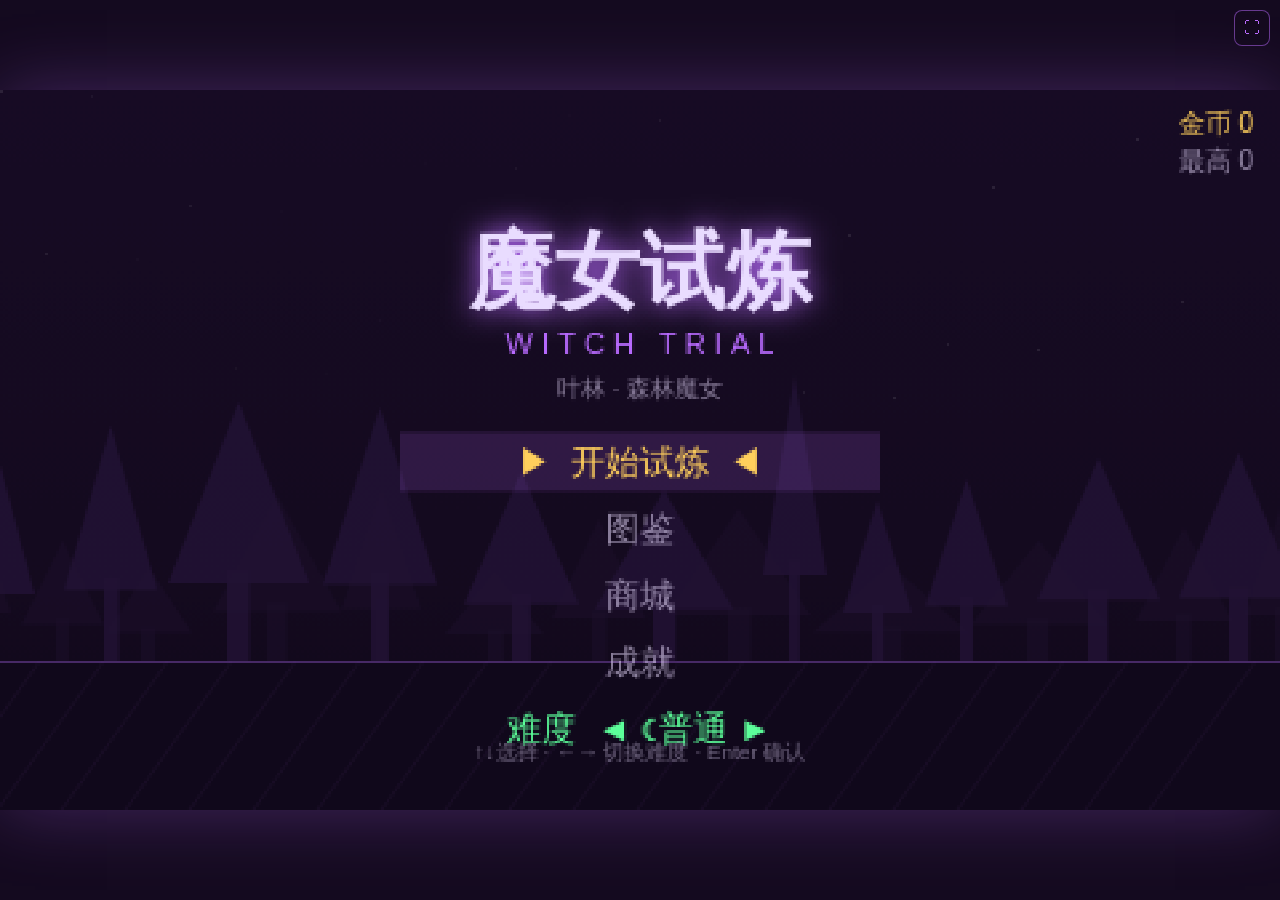
<file: index.html>
<!DOCTYPE html>
<html lang="zh-CN">
<head>
  <meta charset="UTF-8" />
  <meta http-equiv="Cache-Control" content="no-cache, no-store, must-revalidate" />
  <meta http-equiv="Pragma" content="no-cache" />
  <meta http-equiv="Expires" content="0" />
  <meta name="viewport" content="width=device-width, initial-scale=1.0, maximum-scale=1.0, user-scalable=no, viewport-fit=cover" />
  <meta name="mobile-web-app-capable" content="yes" />
  <meta name="apple-mobile-web-app-capable" content="yes" />
  <title>魔女试炼 / Witch Trial</title>
  <link rel="stylesheet" href="./css/style.css" />
</head>
<body>
  <div id="stage">
    <canvas id="game"></canvas>
    <div id="hint">电脑: ↑↓ 切轨 / Enter · 手机: 上滑切上轨 / 下滑切下轨（全屏任意位置）· 菜单商城可直接点</div>
  </div>
  <div id="fsBtn" title="全屏">⛶</div>
  <script>
    // 全屏支持：点击按钮进入/退出全屏（移动端横屏全屏体验）
    (function () {
      const btn = document.getElementById("fsBtn");
      function isFs() { return document.fullscreenElement || document.webkitFullscreenElement; }
      function toggleFs() {
        const el = document.documentElement;
        if (!isFs()) {
          const req = el.requestFullscreen || el.webkitRequestFullscreen;
          if (req) req.call(el);
          // 尝试锁定为横屏（部分移动端支持）
          if (screen.orientation && screen.orientation.lock) {
            screen.orientation.lock("landscape").catch(() => {});
          }
        } else {
          const exit = document.exitFullscreen || document.webkitExitFullscreen;
          if (exit) exit.call(document);
        }
      }
      btn.addEventListener("click", toggleFs);
      document.addEventListener("fullscreenchange", () => {
        btn.textContent = isFs() ? "🗕" : "⛶";
      });
    })();
  </script>
  <script type="module" src="./src/main.js?v=20260811e"></script>
</body>
</html>
</file>
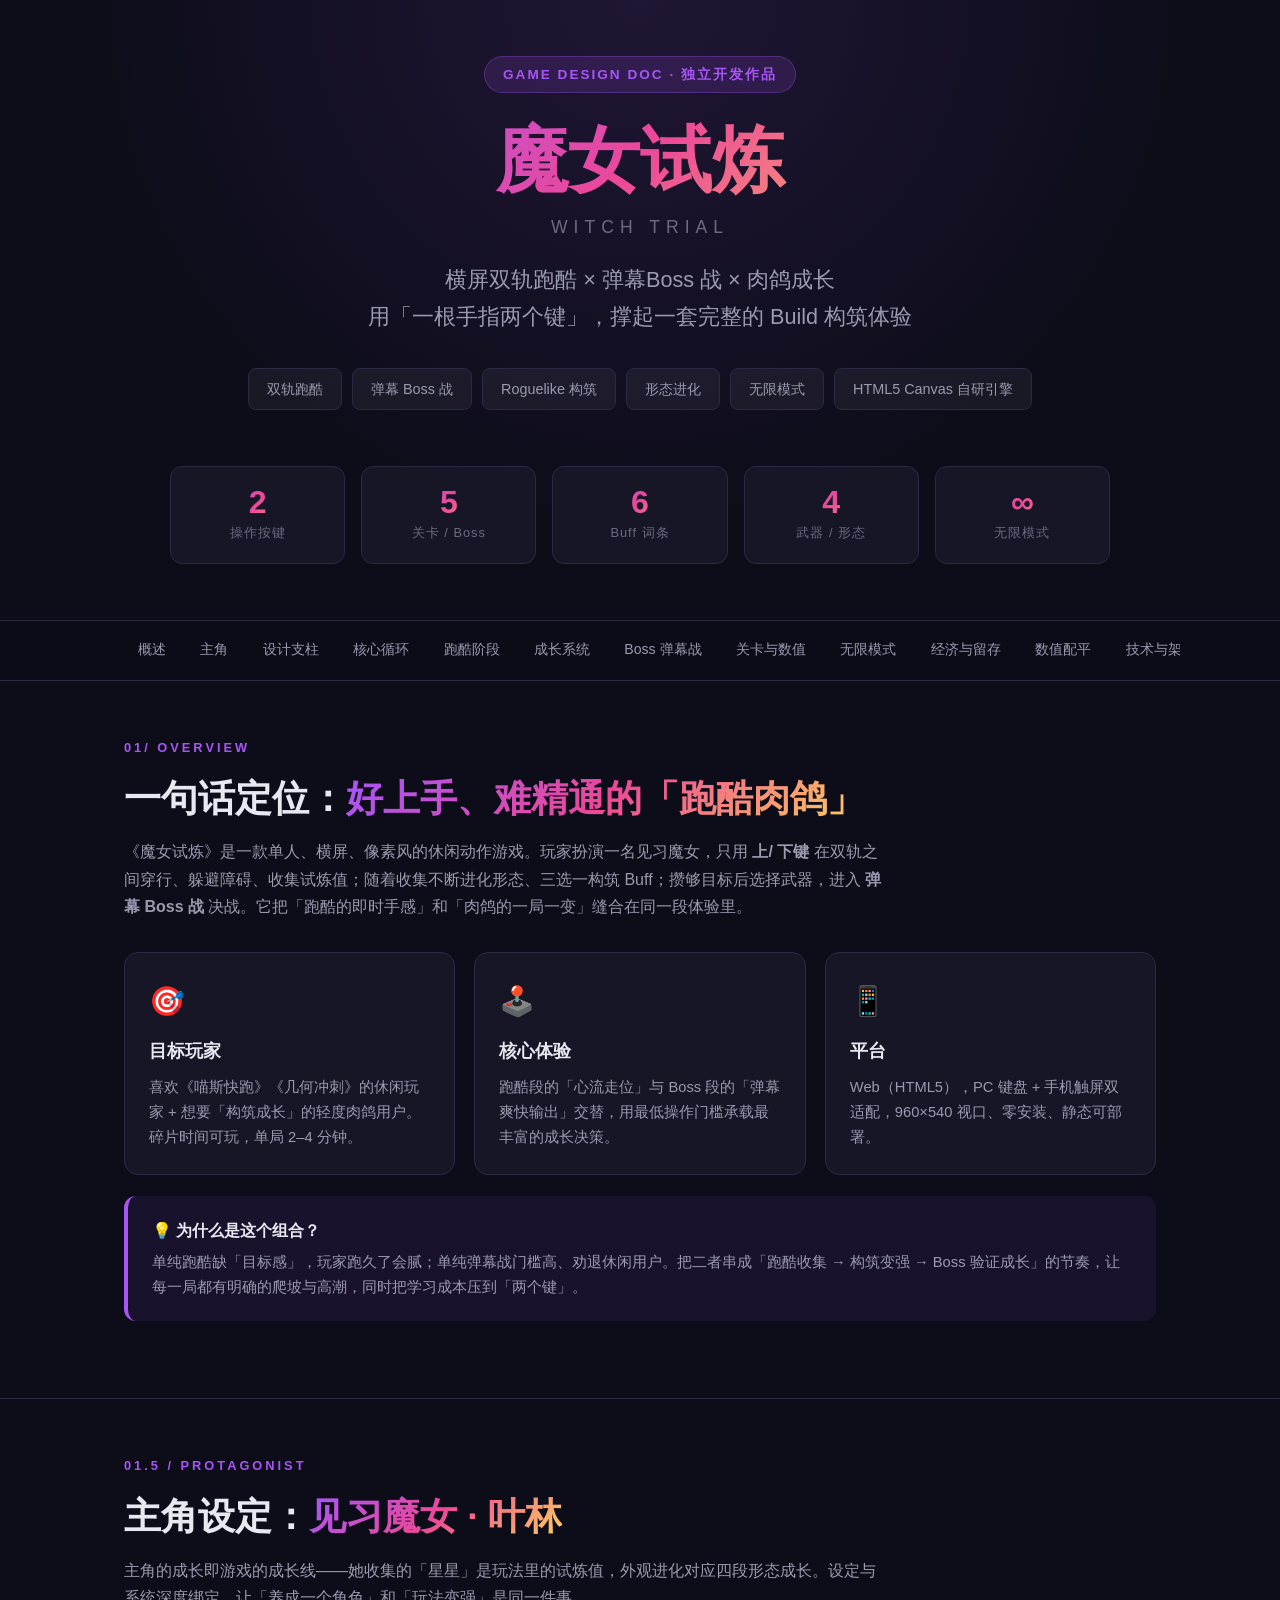
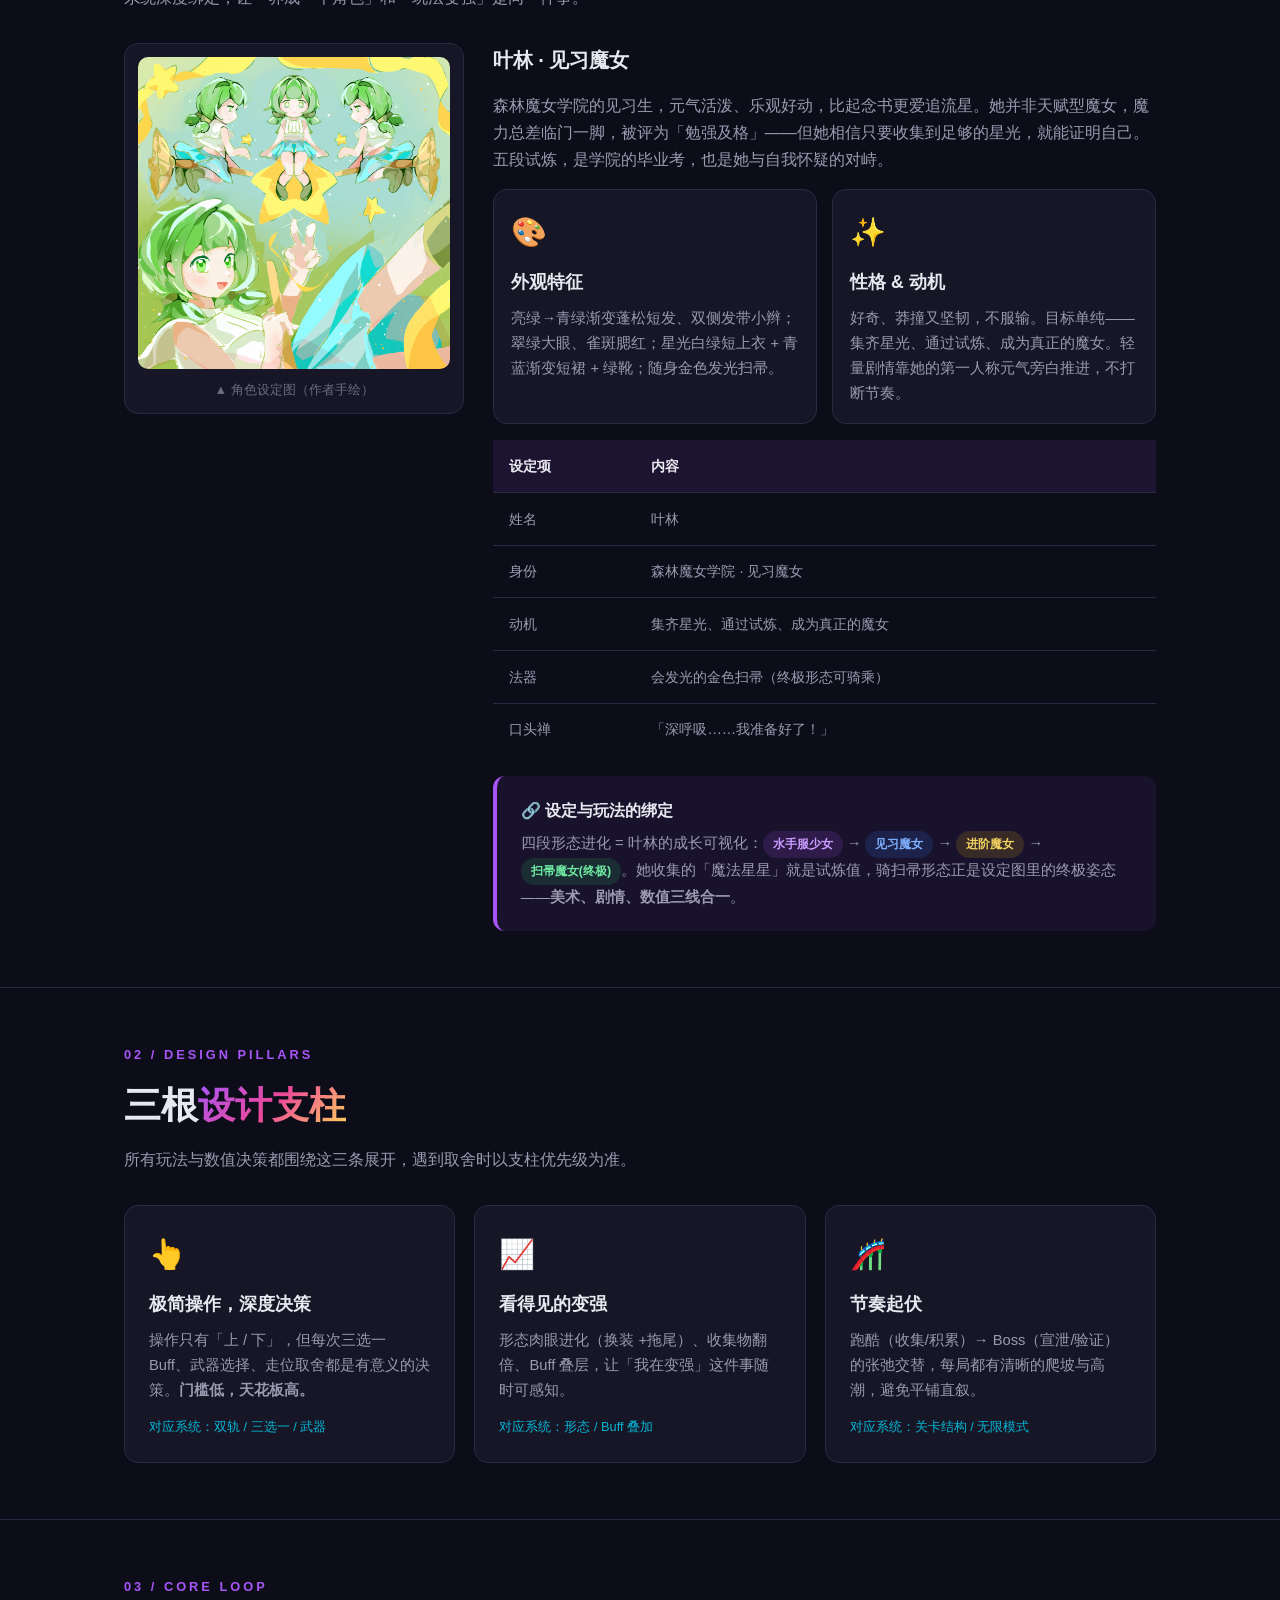
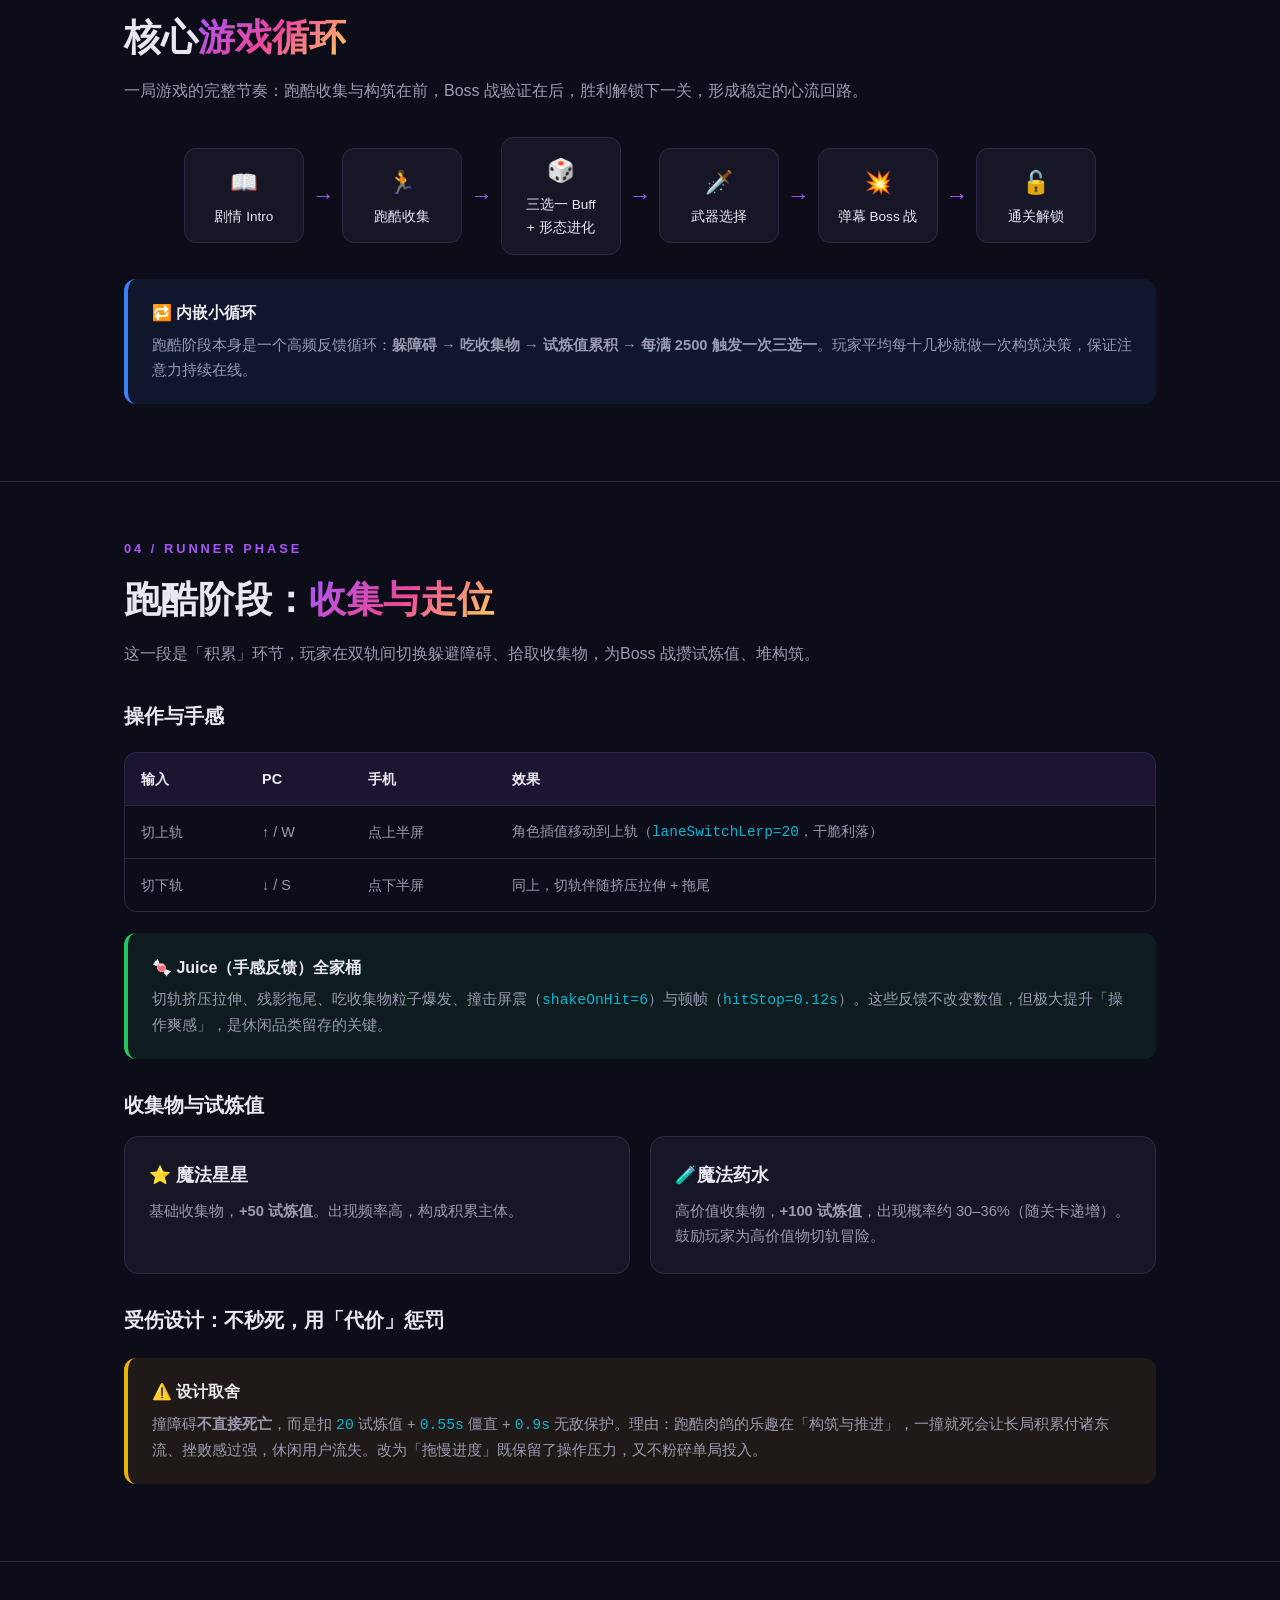
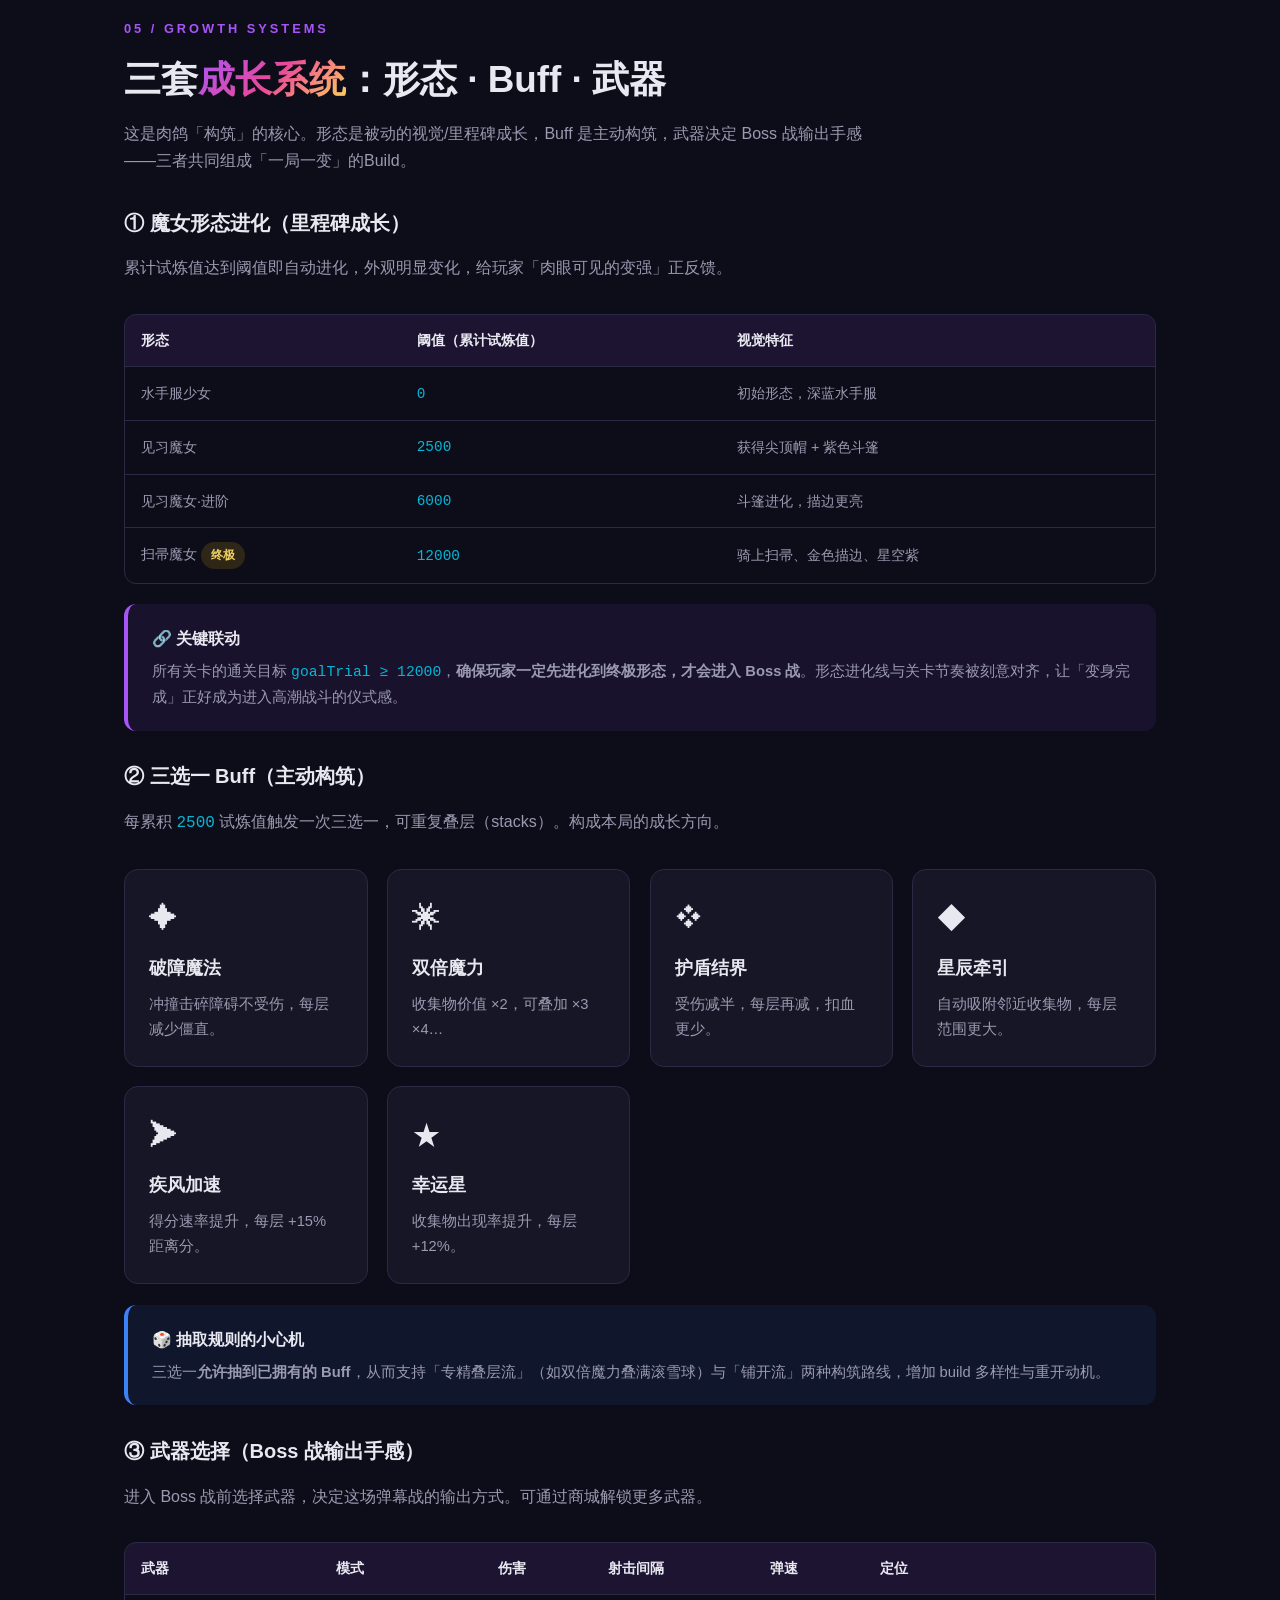
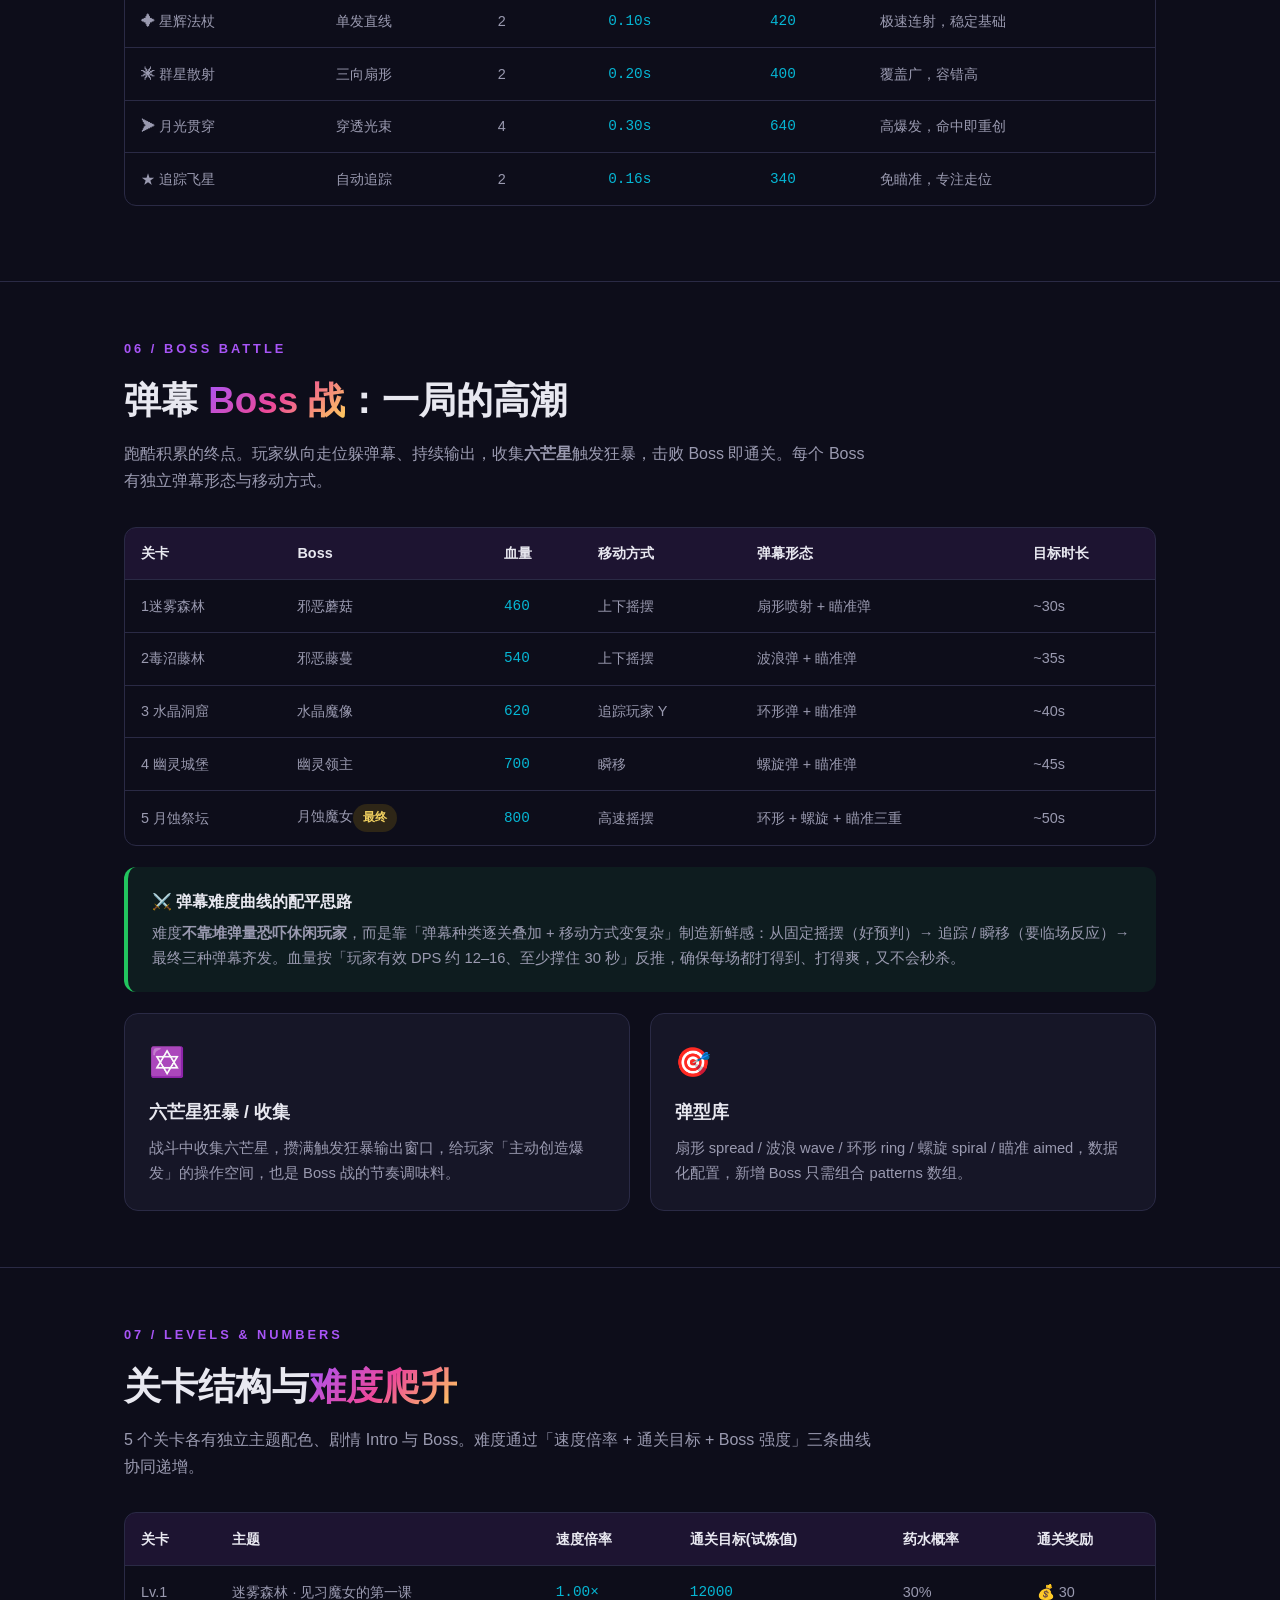
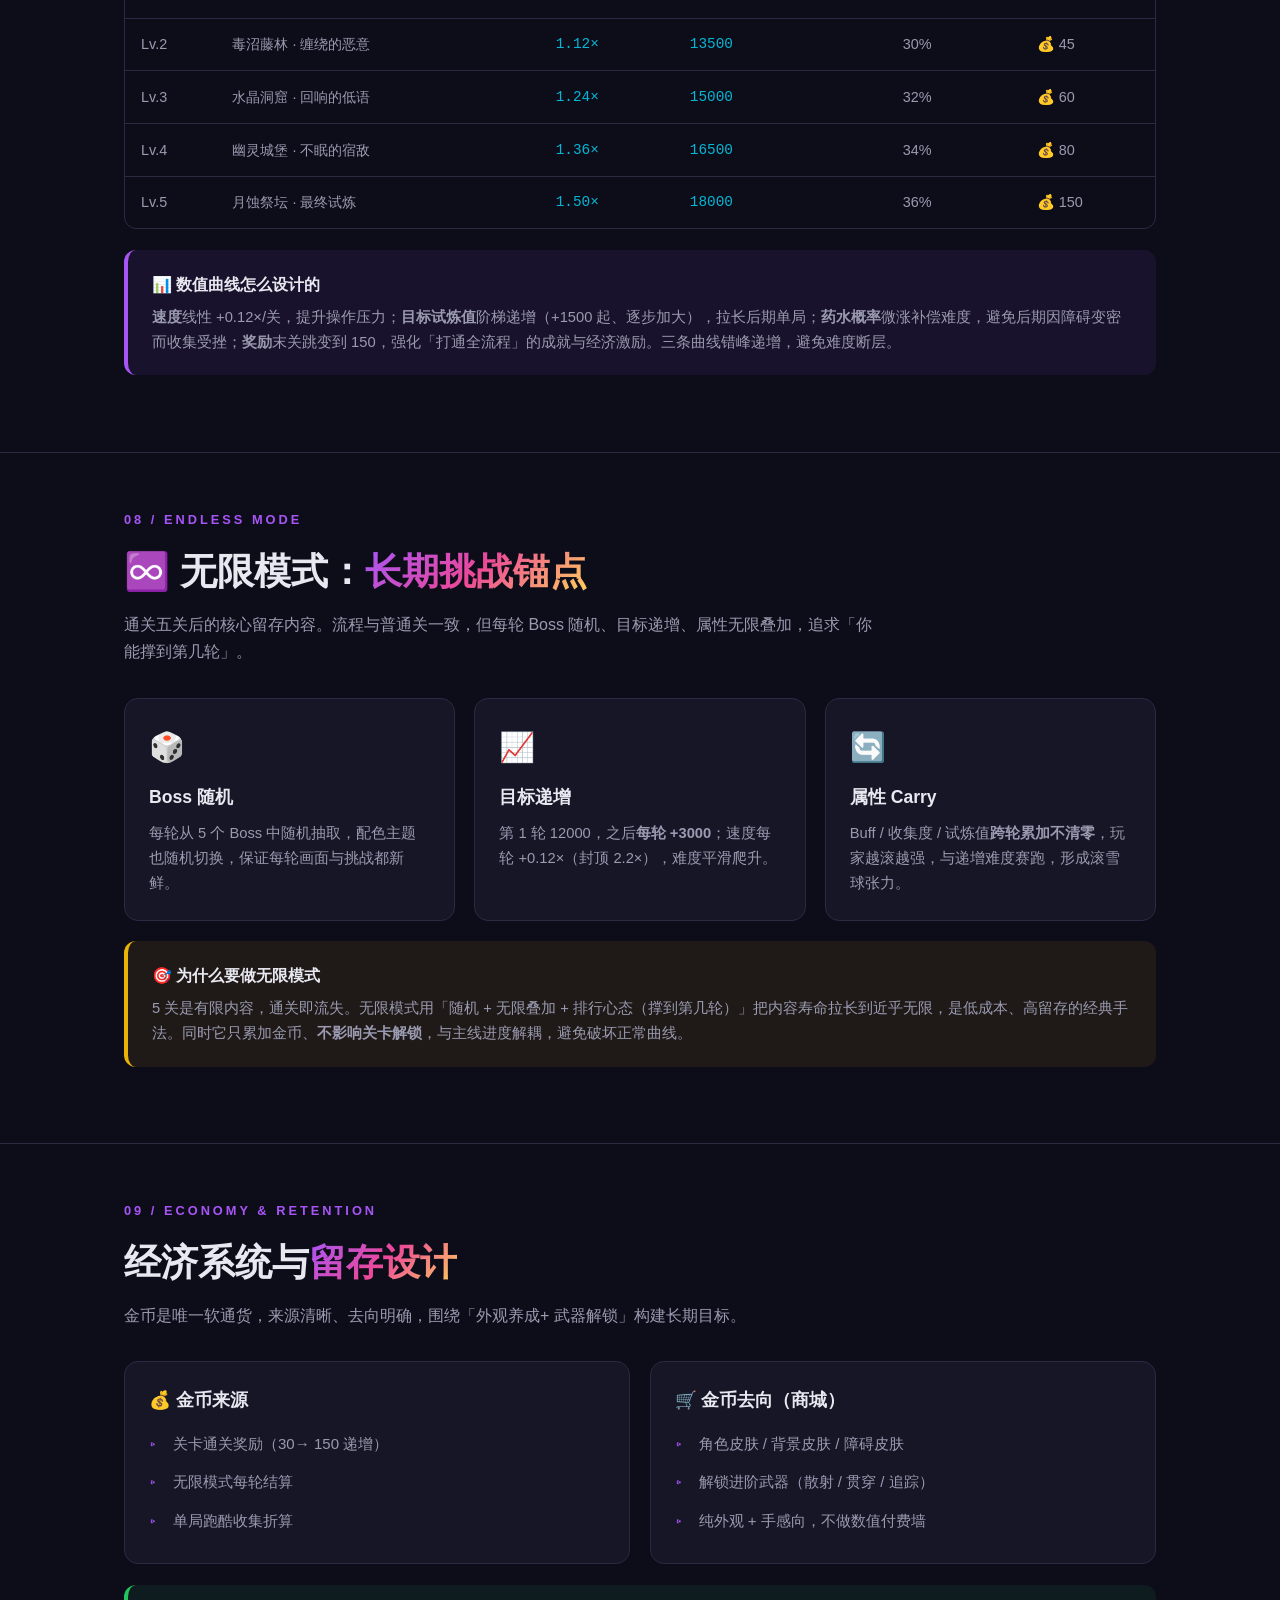
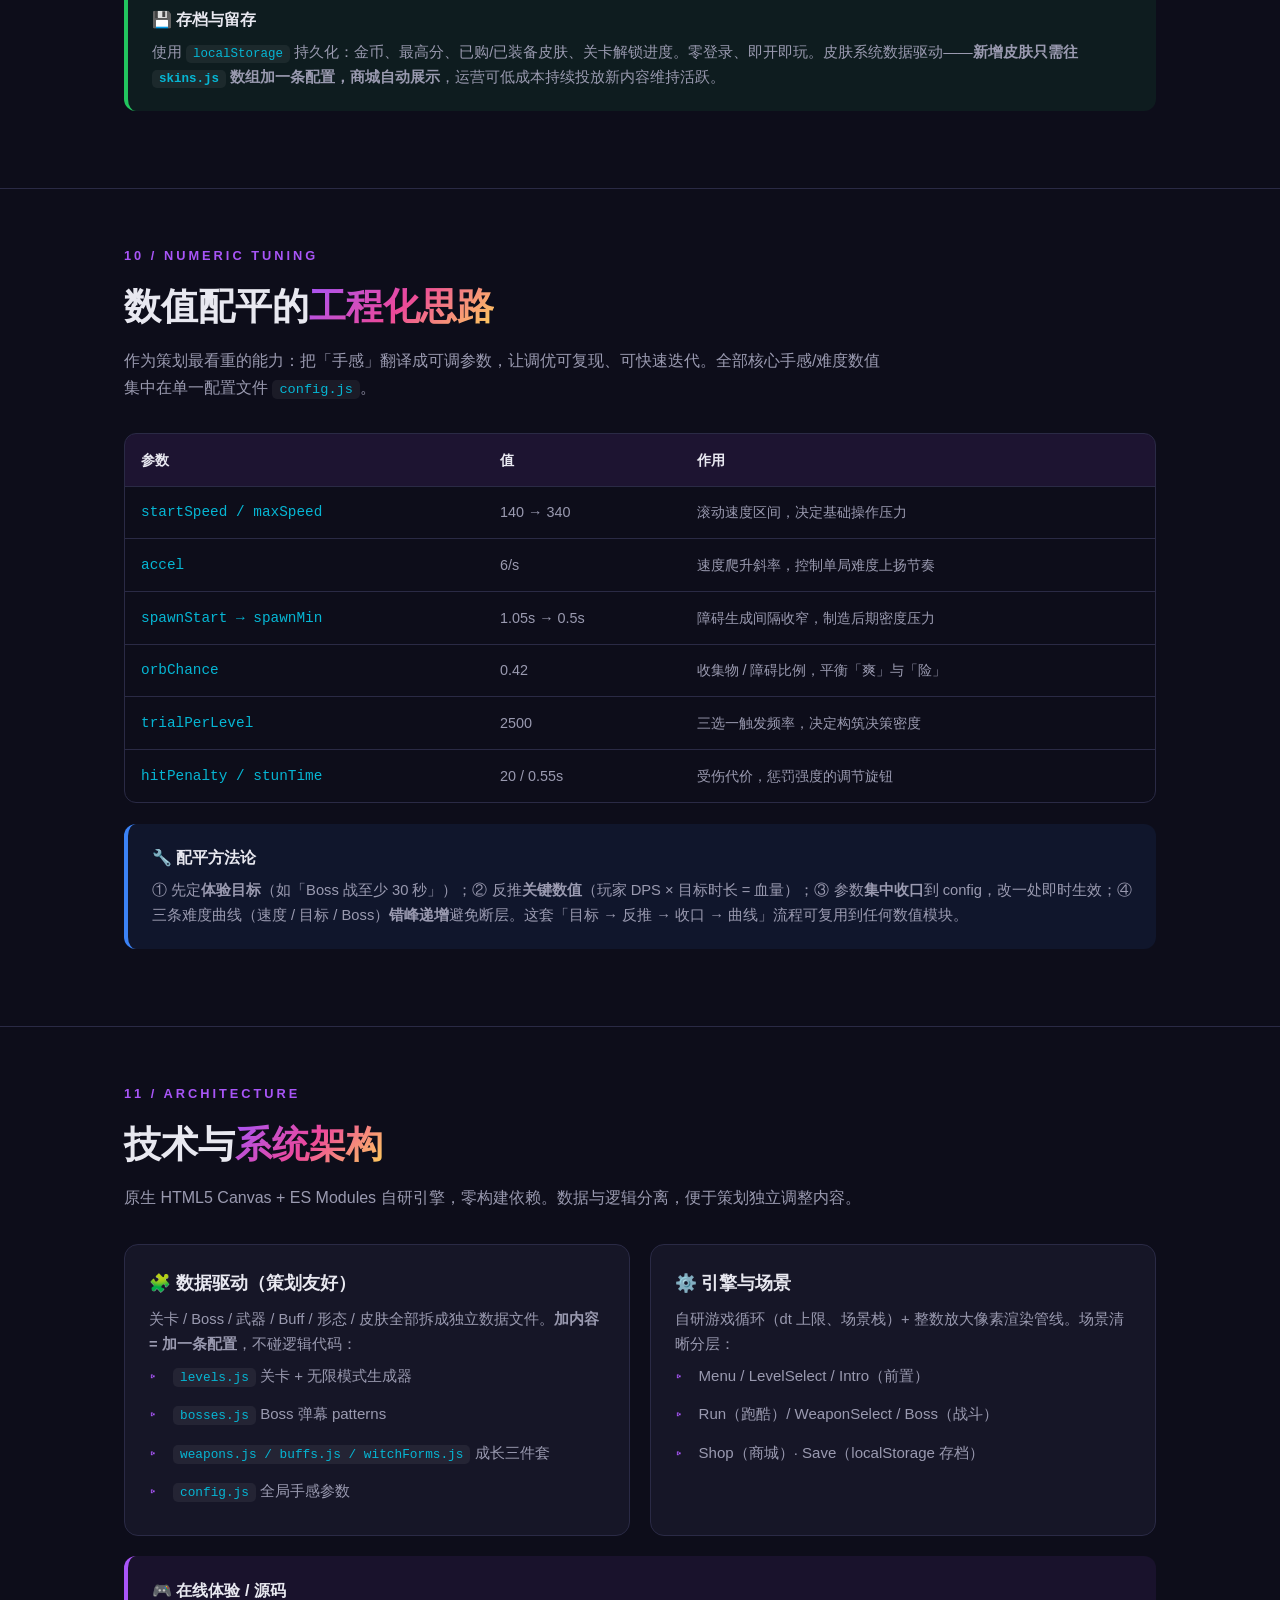
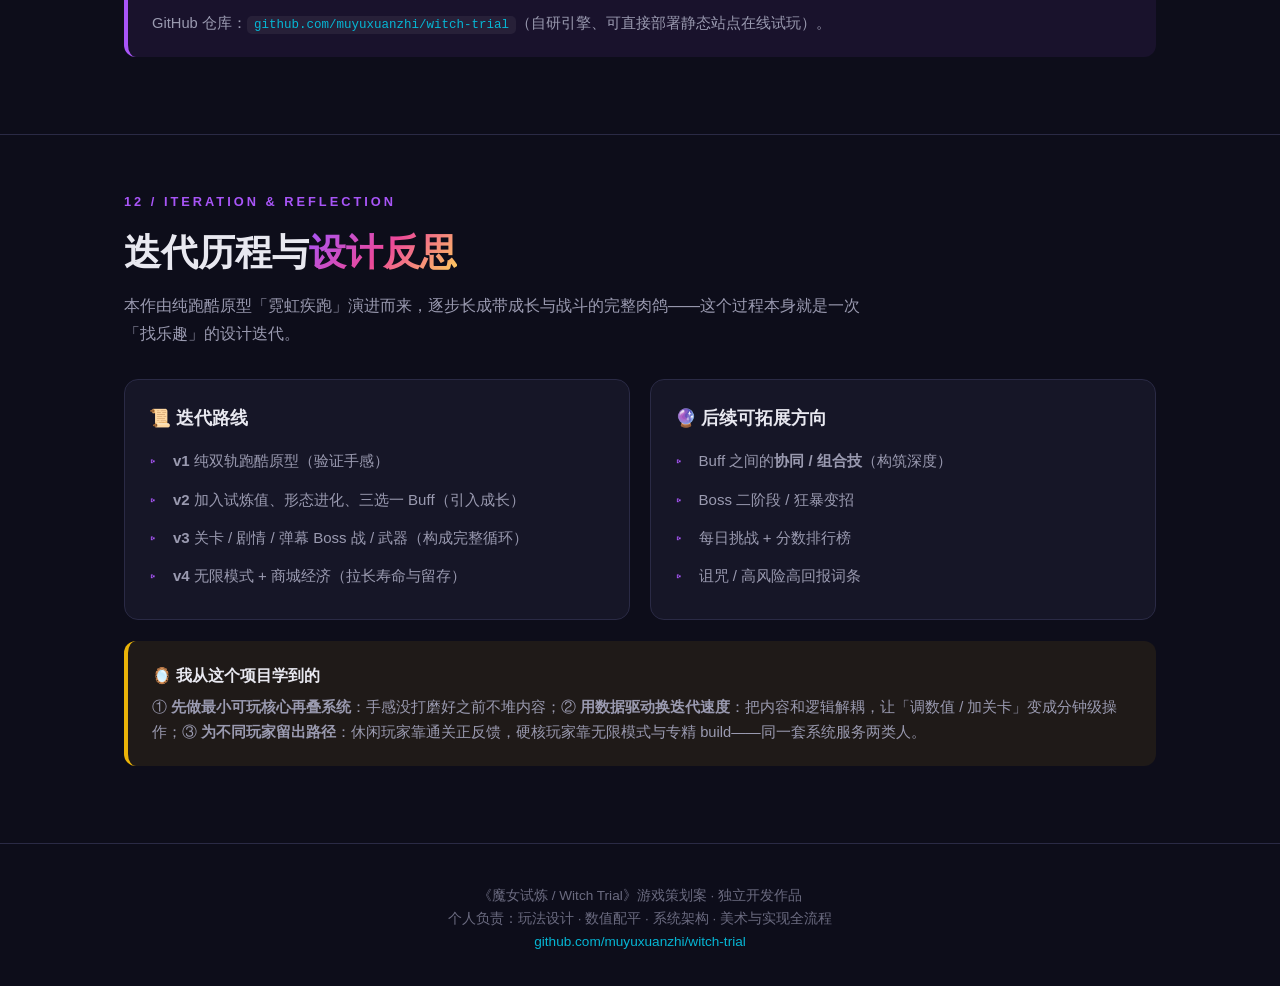
<file: GAME_DESIGN_DOC.html>
<!DOCTYPE html>
<html lang="zh-CN">
<head>
  <meta charset="UTF-8">
  <meta name="viewport" content="width=device-width, initial-scale=1.0">
  <title>魔女试炼 Witch Trial · 游戏策划案</title>
  <style>
    :root {
      --bg-dark: #0d0d1a;
      --bg-card: #161627;
      --bg-card-hover: #1c1c35;
      --accent-purple: #a855f7;
      --accent-pink: #ec4899;
      --accent-blue: #3b82f6;
      --accent-green: #22c55e;
      --accent-yellow: #eab308;
      --accent-red: #ef4444;
      --accent-orange: #f97316;
      --accent-cyan: #06b6d4;
      --text-primary: #e8e8f0;
      --text-secondary: #9a9ab0;
      --text-muted: #6b6b80;
      --border-color: #2a2a45;
      --gradient-witch: linear-gradient(135deg, #a855f7, #ec4899, #ffcf5c);
      --gradient-run: linear-gradient(135deg, #3b82f6, #06b6d4, #22c55e);
    }
    * { margin: 0; padding: 0; box-sizing: border-box; }
    body {
      font-family: -apple-system, BlinkMacSystemFont, 'Segoe UI', 'PingFang SC', 'Hiragino Sans GB', 'Microsoft YaHei', sans-serif;
      background: var(--bg-dark);
      color: var(--text-primary);
      line-height: 1.7;
      overflow-x: hidden;
    }
    ::-webkit-scrollbar { width: 6px; }
    ::-webkit-scrollbar-track { background: var(--bg-dark); }
    ::-webkit-scrollbar-thumb { background: #3a3a55; border-radius: 3px; }
    ::-webkit-scrollbar-thumb:hover { background: var(--accent-purple); }

    /* ===== Hero ===== */
    .hero {
      position: relative;
      display: flex;
      flex-direction: column;
      align-items: center;
      text-align: center;
      padding: 3.5rem 2rem 2.5rem;
      border-bottom: 1px solid var(--border-color);
      background: radial-gradient(ellipse at top, rgba(168,85,247,0.12), transparent 60%);
    }
    .hero-content { position: relative; z-index: 1; max-width: 940px; }
    .hero-badge {
      display: inline-block;
      background: rgba(168,85,247,0.15);
      border: 1px solid rgba(168,85,247,0.3);
      color: var(--accent-purple);
      padding: 6px 18px;
      border-radius: 50px;
      font-size: 0.85rem;
      font-weight: 600;
      letter-spacing: 2px;
      text-transform: uppercase;
      margin-bottom: 1.5rem;
    }
    .hero h1 {
      font-size: clamp(2.5rem, 6vw, 4.5rem);
      font-weight: 900;
      background: var(--gradient-witch);
      -webkit-background-clip: text;
      -webkit-text-fill-color: transparent;
      background-clip: text;
      margin-bottom: 0.6rem;
      line-height: 1.2;
    }
    .hero-en { font-size: 1.1rem; letter-spacing: 6px; color: var(--text-muted); margin-bottom: 1.2rem; text-transform: uppercase; }
    .hero-tagline {
      font-size: clamp(1rem, 2.5vw, 1.35rem);
      color: var(--text-secondary);
      margin-bottom: 2rem;
      font-weight: 300;
    }
    .hero-keywords {
      display: flex; flex-wrap: wrap; gap: 10px; justify-content: center; margin-bottom: 2.5rem;
    }
    .keyword-tag {
      background: rgba(255,255,255,0.05);
      border: 1px solid var(--border-color);
      padding: 8px 18px; border-radius: 8px;
      font-size: 0.9rem; color: var(--text-secondary); transition: all 0.3s;
    }
    .keyword-tag:hover { border-color: var(--accent-purple); color: var(--accent-purple); background: rgba(168,85,247,0.08); }
    .quick-stats {
      display: grid; grid-template-columns: repeat(auto-fit, minmax(130px, 1fr));
      gap: 1rem; margin: 1rem 0; width: 100%; max-width: 940px;
    }
    .quick-stat {
      background: var(--bg-card); border: 1px solid var(--border-color);
      border-radius: 12px; padding: 1.2rem; text-align: center;
    }
    .quick-stat .num { font-size: 2rem; font-weight: 900; line-height: 1; margin-bottom: 4px; background: var(--gradient-witch); -webkit-background-clip: text; -webkit-text-fill-color: transparent; }
    .quick-stat .label { font-size: 0.8rem; color: var(--text-muted); letter-spacing: 1px; }

    /* ===== Layout ===== */
    .container { max-width: 1080px; margin: 0 auto; padding: 0 1.5rem; }
    section { padding: 3.5rem 0; border-bottom: 1px solid var(--border-color); }
    .section-tag { color: var(--accent-purple); font-size: 0.8rem; font-weight: 700; letter-spacing: 3px; text-transform: uppercase; margin-bottom: 0.6rem; }
    h2 { font-size: clamp(1.6rem, 4vw, 2.3rem); font-weight: 800; margin-bottom: 0.5rem; }
    h2 .accent { background: var(--gradient-witch); -webkit-background-clip: text; -webkit-text-fill-color: transparent; }
    .section-desc { color: var(--text-secondary); margin-bottom: 2rem; max-width: 760px; }
    h3 { font-size: 1.25rem; font-weight: 700; margin: 1.8rem 0 0.9rem; color: var(--text-primary); }

    /* ===== Nav ===== */
    nav { position: sticky; top: 0; z-index: 100; background: rgba(13,13,26,0.9); backdrop-filter: blur(10px); border-bottom: 1px solid var(--border-color); }
    nav .container { display: flex; gap: 0.4rem; overflow-x: auto; padding: 0.7rem 1.5rem; }
    nav a { white-space: nowrap; color: var(--text-secondary); text-decoration: none; font-size: 0.88rem; padding: 6px 14px; border-radius: 8px; transition: all 0.2s; }
    nav a:hover { color: var(--text-primary); background: rgba(255,255,255,0.05); }

    /* ===== Cards ===== */
    .card-grid { display: grid; gap: 1.2rem; }
    .cols-2 { grid-template-columns: repeat(auto-fit, minmax(300px, 1fr)); }
    .cols-3 { grid-template-columns: repeat(auto-fit, minmax(220px, 1fr)); }
    .card {
      background: var(--bg-card); border: 1px solid var(--border-color);
      border-radius: 14px; padding: 1.5rem; transition: all 0.3s;
    }
    .card:hover { background: var(--bg-card-hover); border-color: var(--accent-purple); transform: translateY(-3px); }
    .card .icon { font-size: 1.8rem; margin-bottom: 0.7rem; }
    .card h4 { font-size: 1.1rem; margin-bottom: 0.5rem; }
    .card p { color: var(--text-secondary); font-size: 0.92rem; }
    .card .tag-line { margin-top: 0.8rem; font-size: 0.8rem; color: var(--accent-cyan); }

    /* ===== Info box ===== */
    .info-box { border-radius: 12px; padding: 1.3rem 1.5rem; margin: 1.3rem 0; border-left: 4px solid; }
    .info-box.purple { background: rgba(168,85,247,0.08); border-color: var(--accent-purple); }
    .info-box.blue   { background: rgba(59,130,246,0.08); border-color: var(--accent-blue); }
    .info-box.green  { background: rgba(34,197,94,0.08); border-color: var(--accent-green); }
    .info-box.yellow { background: rgba(234,179,8,0.08); border-color: var(--accent-yellow); }
    .info-box .box-title { font-weight: 700; margin-bottom: 0.4rem; display: flex; align-items: center; gap: 8px; }
    .info-box p { color: var(--text-secondary); font-size: 0.92rem; }

    /* ===== Table ===== */
    .table-wrap { overflow-x: auto; margin: 1.2rem 0; border-radius: 12px; border: 1px solid var(--border-color); }
    table { width: 100%; border-collapse: collapse; font-size: 0.9rem; min-width: 560px; }
    th, td { padding: 0.85rem 1rem; text-align: left; border-bottom: 1px solid var(--border-color); }
    th { background: rgba(168,85,247,0.1); color: var(--text-primary); font-weight: 700; }
    td { color: var(--text-secondary); }
    tr:last-child td { border-bottom: none; }
    tr:hover td { background: rgba(255,255,255,0.02); }
    .mono { font-family: 'Consolas','Monaco',monospace; color: var(--accent-cyan); }

    /* ===== Loop diagram ===== */
    .loop { display: flex; flex-wrap: wrap; align-items: center; justify-content: center; gap: 0.5rem; margin: 1.5rem 0; }
    .loop-node { background: var(--bg-card); border: 1px solid var(--border-color); border-radius: 12px; padding: 0.9rem 1.2rem; text-align: center; min-width: 120px; }
    .loop-node .n-icon { font-size: 1.4rem; }
    .loop-node .n-label { font-size: 0.85rem; margin-top: 3px; }
    .loop-arrow { color: var(--accent-purple); font-size: 1.4rem; }

    /* ===== Pill / progress ===== */
    .pill { display: inline-block; padding: 3px 10px; border-radius: 50px; font-size: 0.78rem; font-weight: 600; }
    .pill.p { background: rgba(168,85,247,0.15); color: #c99bff; }
    .pill.g { background: rgba(34,197,94,0.15); color: #6ee7a0; }
    .pill.y { background: rgba(234,179,8,0.15); color: #f0d060; }
    .pill.b { background: rgba(59,130,246,0.15); color: #7fb0ff; }
    .pill.r { background: rgba(239,68,68,0.15); color: #ff8888; }

    ul.clean { list-style: none; }
    ul.clean li { padding: 0.4rem 0 0.4rem 1.5rem; position: relative; color: var(--text-secondary); font-size: 0.94rem; }
    ul.clean li::before { content: "▹"; position: absolute; left: 0; color: var(--accent-purple); }

    .footer { text-align: center; padding: 2.5rem 1rem; color: var(--text-muted); font-size: 0.85rem; }
    .footer a { color: var(--accent-cyan); text-decoration: none; }
    code { background: rgba(255,255,255,0.06); padding: 2px 7px; border-radius: 5px; font-family: 'Consolas',monospace; font-size: 0.85em; color: var(--accent-cyan); }
    .two-col { display: grid; grid-template-columns: 1fr 1fr; gap: 1.2rem; }
    @media (max-width: 720px) { .two-col { grid-template-columns: 1fr; } }
  </style>
</head>
<body>

<!-- ===== HERO ===== -->
<header class="hero">
  <div class="hero-content">
    <span class="hero-badge">Game Design Doc · 独立开发作品</span>
    <h1>魔女试炼</h1>
    <div class="hero-en">Witch Trial</div>
    <p class="hero-tagline">横屏双轨跑酷 × 弹幕Boss 战 × 肉鸽成长<br>用「一根手指两个键」，撑起一套完整的 Build 构筑体验</p>
    <div class="hero-keywords">
      <span class="keyword-tag">双轨跑酷</span>
      <span class="keyword-tag">弹幕 Boss 战</span>
      <span class="keyword-tag">Roguelike 构筑</span>
      <span class="keyword-tag">形态进化</span>
      <span class="keyword-tag">无限模式</span>
      <span class="keyword-tag">HTML5 Canvas 自研引擎</span>
    </div>
  </div>
  <div class="quick-stats">
    <div class="quick-stat"><div class="num">2</div><div class="label">操作按键</div></div>
    <div class="quick-stat"><div class="num">5</div><div class="label">关卡 / Boss</div></div>
    <div class="quick-stat"><div class="num">6</div><div class="label">Buff 词条</div></div>
    <div class="quick-stat"><div class="num">4</div><div class="label">武器 / 形态</div></div>
    <div class="quick-stat"><div class="num">∞</div><div class="label">无限模式</div></div>
  </div>
</header>

<!-- ===== NAV ===== -->
<nav>
  <div class="container">
    <a href="#overview">概述</a>
    <a href="#character">主角</a>
    <a href="#pillars">设计支柱</a>
    <a href="#loop">核心循环</a>
    <a href="#run">跑酷阶段</a>
    <a href="#growth">成长系统</a>
    <a href="#boss">Boss 弹幕战</a>
    <a href="#levels">关卡与数值</a>
    <a href="#endless">无限模式</a>
    <a href="#economy">经济与留存</a>
    <a href="#tuning">数值配平</a>
    <a href="#tech">技术与架构</a>
    <a href="#roadmap">迭代与反思</a>
  </div>
</nav>

<!-- ===== OVERVIEW ===== -->
<section id="overview">
  <div class="container">
    <div class="section-tag">01/ Overview</div>
    <h2>一句话定位：<span class="accent">好上手、难精通的「跑酷肉鸽」</span></h2>
    <p class="section-desc">
      《魔女试炼》是一款单人、横屏、像素风的休闲动作游戏。玩家扮演一名见习魔女，只用 <strong>上/ 下键</strong> 在双轨之间穿行、躲避障碍、收集试炼值；随着收集不断进化形态、三选一构筑 Buff；攒够目标后选择武器，进入 <strong>弹幕 Boss 战</strong> 决战。它把「跑酷的即时手感」和「肉鸽的一局一变」缝合在同一段体验里。
    </p>
    <div class="card-grid cols-3">
      <div class="card">
        <div class="icon">🎯</div>
        <h4>目标玩家</h4>
        <p>喜欢《喵斯快跑》《几何冲刺》的休闲玩家 + 想要「构筑成长」的轻度肉鸽用户。碎片时间可玩，单局 2–4 分钟。</p>
      </div>
      <div class="card">
        <div class="icon">🕹️</div>
        <h4>核心体验</h4>
        <p>跑酷段的「心流走位」与 Boss 段的「弹幕爽快输出」交替，用最低操作门槛承载最丰富的成长决策。</p>
      </div>
      <div class="card">
        <div class="icon">📱</div>
        <h4>平台</h4>
        <p>Web（HTML5），PC 键盘 + 手机触屏双适配，960×540 视口、零安装、静态可部署。</p>
      </div>
    </div>
    <div class="info-box purple">
      <div class="box-title">💡 为什么是这个组合？</div>
      <p>单纯跑酷缺「目标感」，玩家跑久了会腻；单纯弹幕战门槛高、劝退休闲用户。把二者串成「跑酷收集 → 构筑变强 → Boss 验证成长」的节奏，让每一局都有明确的爬坡与高潮，同时把学习成本压到「两个键」。</p>
    </div>
  </div>
</section>

<!-- ===== CHARACTER ===== -->
<section id="character">
  <div class="container">
    <div class="section-tag">01.5 / Protagonist</div>
    <h2>主角设定：<span class="accent">见习魔女 · 叶林</span></h2>
    <p class="section-desc">主角的成长即游戏的成长线——她收集的「星星」是玩法里的试炼值，外观进化对应四段形态成长。设定与系统深度绑定，让「养成一个角色」和「玩法变强」是同一件事。</p>
    <div style="display:grid; grid-template-columns: minmax(240px, 340px) 1fr; gap:1.8rem; align-items:start;">
      <div style="background:var(--bg-card); border:1px solid var(--border-color); border-radius:14px; padding:0.8rem; text-align:center;">
        <img src="assets/witch-character.png" alt="见习魔女 叶林 角色设定图" style="width:100%; border-radius:10px; display:block;">
        <div style="margin-top:0.6rem; font-size:0.8rem; color:var(--text-muted);">▲ 角色设定图（作者手绘）</div>
      </div>
      <div>
        <h3 style="margin-top:0;">叶林 · 见习魔女</h3>
        <p class="section-desc" style="margin-bottom:1rem;">森林魔女学院的见习生，元气活泼、乐观好动，比起念书更爱追流星。她并非天赋型魔女，魔力总差临门一脚，被评为「勉强及格」——但她相信只要收集到足够的星光，就能证明自己。五段试炼，是学院的毕业考，也是她与自我怀疑的对峙。</p>
        <div class="card-grid cols-2" style="gap:0.9rem;">
          <div class="card" style="padding:1.1rem;">
            <div class="icon">🎨</div>
            <h4>外观特征</h4>
            <p>亮绿→青绿渐变蓬松短发、双侧发带小辫；翠绿大眼、雀斑腮红；星光白绿短上衣 + 青蓝渐变短裙 + 绿靴；随身金色发光扫帚。</p>
          </div>
          <div class="card" style="padding:1.1rem;">
            <div class="icon">✨</div>
            <h4>性格 & 动机</h4>
            <p>好奇、莽撞又坚韧，不服输。目标单纯——集齐星光、通过试炼、成为真正的魔女。轻量剧情靠她的第一人称元气旁白推进，不打断节奏。</p>
          </div>
        </div>
        <table style="margin:1rem 0;">
          <tr><th>设定项</th><th>内容</th></tr>
          <tr><td>姓名</td><td>叶林</td></tr>
          <tr><td>身份</td><td>森林魔女学院 · 见习魔女</td></tr>
          <tr><td>动机</td><td>集齐星光、通过试炼、成为真正的魔女</td></tr>
          <tr><td>法器</td><td>会发光的金色扫帚（终极形态可骑乘）</td></tr>
          <tr><td>口头禅</td><td>「深呼吸……我准备好了！」</td></tr>
        </table>
        <div class="info-box purple" style="margin-bottom:0;">
          <div class="box-title">🔗 设定与玩法的绑定</div>
          <p>四段形态进化 = 叶林的成长可视化：<span class="pill p">水手服少女</span> → <span class="pill b">见习魔女</span> → <span class="pill y">进阶魔女</span> → <span class="pill g">扫帚魔女(终极)</span>。她收集的「魔法星星」就是试炼值，骑扫帚形态正是设定图里的终极姿态——<b>美术、剧情、数值三线合一</b>。</p>
        </div>
      </div>
    </div>
  </div>
</section>

<!-- ===== PILLARS ===== -->
<section id="pillars">
  <div class="container">
    <div class="section-tag">02 / Design Pillars</div>
    <h2>三根<span class="accent">设计支柱</span></h2>
    <p class="section-desc">所有玩法与数值决策都围绕这三条展开，遇到取舍时以支柱优先级为准。</p>
    <div class="card-grid cols-3">
      <div class="card">
        <div class="icon">👆</div>
        <h4>极简操作，深度决策</h4>
        <p>操作只有「上 / 下」，但每次三选一 Buff、武器选择、走位取舍都是有意义的决策。<b>门槛低，天花板高。</b></p>
        <div class="tag-line">对应系统：双轨 / 三选一 / 武器</div>
      </div>
      <div class="card">
        <div class="icon">📈</div>
        <h4>看得见的变强</h4>
        <p>形态肉眼进化（换装 +拖尾）、收集物翻倍、Buff 叠层，让「我在变强」这件事随时可感知。</p>
        <div class="tag-line">对应系统：形态 / Buff 叠加</div>
      </div>
      <div class="card">
        <div class="icon">🎢</div>
        <h4>节奏起伏</h4>
        <p>跑酷（收集/积累）→ Boss（宣泄/验证）的张弛交替，每局都有清晰的爬坡与高潮，避免平铺直叙。</p>
        <div class="tag-line">对应系统：关卡结构 / 无限模式</div>
      </div>
    </div>
  </div>
</section>

<!-- ===== CORE LOOP ===== -->
<section id="loop">
  <div class="container">
    <div class="section-tag">03 / Core Loop</div>
    <h2>核心<span class="accent">游戏循环</span></h2>
    <p class="section-desc">一局游戏的完整节奏：跑酷收集与构筑在前，Boss 战验证在后，胜利解锁下一关，形成稳定的心流回路。</p>
    <div class="loop">
      <div class="loop-node"><div class="n-icon">📖</div><div class="n-label">剧情 Intro</div></div>
      <span class="loop-arrow">→</span>
      <div class="loop-node"><div class="n-icon">🏃</div><div class="n-label">跑酷收集</div></div>
      <span class="loop-arrow">→</span>
      <div class="loop-node"><div class="n-icon">🎲</div><div class="n-label">三选一 Buff<br>+ 形态进化</div></div>
      <span class="loop-arrow">→</span>
      <div class="loop-node"><div class="n-icon">🗡️</div><div class="n-label">武器选择</div></div>
      <span class="loop-arrow">→</span>
      <div class="loop-node"><div class="n-icon">💥</div><div class="n-label">弹幕 Boss 战</div></div>
      <span class="loop-arrow">→</span>
      <div class="loop-node"><div class="n-icon">🔓</div><div class="n-label">通关解锁</div></div>
    </div>
    <div class="info-box blue">
      <div class="box-title">🔁 内嵌小循环</div>
      <p>跑酷阶段本身是一个高频反馈循环：<b>躲障碍 → 吃收集物 → 试炼值累积 → 每满 2500 触发一次三选一</b>。玩家平均每十几秒就做一次构筑决策，保证注意力持续在线。</p>
    </div>
  </div>
</section>

<!-- ===== RUN ===== -->
<section id="run">
  <div class="container">
    <div class="section-tag">04 / Runner Phase</div>
    <h2>跑酷阶段：<span class="accent">收集与走位</span></h2>
    <p class="section-desc">这一段是「积累」环节，玩家在双轨间切换躲避障碍、拾取收集物，为Boss 战攒试炼值、堆构筑。</p>

    <h3>操作与手感</h3>
    <div class="table-wrap">
      <table>
        <tr><th>输入</th><th>PC</th><th>手机</th><th>效果</th></tr>
        <tr><td>切上轨</td><td>↑ / W</td><td>点上半屏</td><td>角色插值移动到上轨（<span class="mono">laneSwitchLerp=20</span>，干脆利落）</td></tr>
        <tr><td>切下轨</td><td>↓ / S</td><td>点下半屏</td><td>同上，切轨伴随挤压拉伸 + 拖尾</td></tr>
      </table>
    </div>
    <div class="info-box green">
      <div class="box-title">🍬 Juice（手感反馈）全家桶</div>
      <p>切轨挤压拉伸、残影拖尾、吃收集物粒子爆发、撞击屏震（<span class="mono">shakeOnHit=6</span>）与顿帧（<span class="mono">hitStop=0.12s</span>）。这些反馈不改变数值，但极大提升「操作爽感」，是休闲品类留存的关键。</p>
    </div>

    <h3>收集物与试炼值</h3>
    <div class="two-col">
      <div class="card">
        <h4>⭐ 魔法星星</h4>
        <p>基础收集物，<b>+50 试炼值</b>。出现频率高，构成积累主体。</p>
      </div>
      <div class="card">
        <h4>🧪魔法药水</h4>
        <p>高价值收集物，<b>+100 试炼值</b>，出现概率约 30–36%（随关卡递增）。鼓励玩家为高价值物切轨冒险。</p>
      </div>
    </div>

    <h3>受伤设计：不秒死，用「代价」惩罚</h3>
    <div class="info-box yellow">
      <div class="box-title">⚠️ 设计取舍</div>
      <p>撞障碍<b>不直接死亡</b>，而是扣 <span class="mono">20</span> 试炼值 + <span class="mono">0.55s</span> 僵直 + <span class="mono">0.9s</span> 无敌保护。理由：跑酷肉鸽的乐趣在「构筑与推进」，一撞就死会让长局积累付诸东流、挫败感过强，休闲用户流失。改为「拖慢进度」既保留了操作压力，又不粉碎单局投入。</p>
    </div>
  </div>
</section>

<!-- ===== GROWTH ===== -->
<section id="growth">
  <div class="container">
    <div class="section-tag">05 / Growth Systems</div>
    <h2>三套<span class="accent">成长系统</span>：形态 · Buff · 武器</h2>
    <p class="section-desc">这是肉鸽「构筑」的核心。形态是被动的视觉/里程碑成长，Buff 是主动构筑，武器决定 Boss 战输出手感——三者共同组成「一局一变」的Build。</p>

    <h3>① 魔女形态进化（里程碑成长）</h3>
    <p class="section-desc">累计试炼值达到阈值即自动进化，外观明显变化，给玩家「肉眼可见的变强」正反馈。</p>
    <div class="table-wrap">
      <table>
        <tr><th>形态</th><th>阈值（累计试炼值）</th><th>视觉特征</th></tr>
        <tr><td>水手服少女</td><td><span class="mono">0</span></td><td>初始形态，深蓝水手服</td></tr>
        <tr><td>见习魔女</td><td><span class="mono">2500</span></td><td>获得尖顶帽 + 紫色斗篷</td></tr>
        <tr><td>见习魔女·进阶</td><td><span class="mono">6000</span></td><td>斗篷进化，描边更亮</td></tr>
        <tr><td>扫帚魔女 <span class="pill y">终极</span></td><td><span class="mono">12000</span></td><td>骑上扫帚、金色描边、星空紫</td></tr>
      </table>
    </div>
    <div class="info-box purple">
      <div class="box-title">🔗 关键联动</div>
      <p>所有关卡的通关目标 <span class="mono">goalTrial ≥ 12000</span>，<b>确保玩家一定先进化到终极形态，才会进入 Boss 战</b>。形态进化线与关卡节奏被刻意对齐，让「变身完成」正好成为进入高潮战斗的仪式感。</p>
    </div>

    <h3>② 三选一 Buff（主动构筑）</h3>
    <p class="section-desc">每累积 <span class="mono">2500</span> 试炼值触发一次三选一，可重复叠层（stacks）。构成本局的成长方向。</p>
    <div class="card-grid cols-3">
      <div class="card"><div class="icon">✦</div><h4>破障魔法</h4><p>冲撞击碎障碍不受伤，每层减少僵直。</p></div>
      <div class="card"><div class="icon">✷</div><h4>双倍魔力</h4><p>收集物价值 ×2，可叠加 ×3 ×4…</p></div>
      <div class="card"><div class="icon">❖</div><h4>护盾结界</h4><p>受伤减半，每层再减，扣血更少。</p></div>
      <div class="card"><div class="icon">◆</div><h4>星辰牵引</h4><p>自动吸附邻近收集物，每层范围更大。</p></div>
      <div class="card"><div class="icon">➤</div><h4>疾风加速</h4><p>得分速率提升，每层 +15% 距离分。</p></div>
      <div class="card"><div class="icon">★</div><h4>幸运星</h4><p>收集物出现率提升，每层 +12%。</p></div>
    </div>
    <div class="info-box blue">
      <div class="box-title">🎲 抽取规则的小心机</div>
      <p>三选一<b>允许抽到已拥有的 Buff</b>，从而支持「专精叠层流」（如双倍魔力叠满滚雪球）与「铺开流」两种构筑路线，增加 build 多样性与重开动机。</p>
    </div>

    <h3>③ 武器选择（Boss 战输出手感）</h3>
    <p class="section-desc">进入 Boss 战前选择武器，决定这场弹幕战的输出方式。可通过商城解锁更多武器。</p>
    <div class="table-wrap">
      <table>
        <tr><th>武器</th><th>模式</th><th>伤害</th><th>射击间隔</th><th>弹速</th><th>定位</th></tr>
        <tr><td>✦ 星辉法杖</td><td>单发直线</td><td>2</td><td class="mono">0.10s</td><td class="mono">420</td><td>极速连射，稳定基础</td></tr>
        <tr><td>✷ 群星散射</td><td>三向扇形</td><td>2</td><td class="mono">0.20s</td><td class="mono">400</td><td>覆盖广，容错高</td></tr>
        <tr><td>➤ 月光贯穿</td><td>穿透光束</td><td>4</td><td class="mono">0.30s</td><td class="mono">640</td><td>高爆发，命中即重创</td></tr>
        <tr><td>★ 追踪飞星</td><td>自动追踪</td><td>2</td><td class="mono">0.16s</td><td class="mono">340</td><td>免瞄准，专注走位</td></tr>
      </table>
    </div>
  </div>
</section>

<!-- ===== BOSS ===== -->
<section id="boss">
  <div class="container">
    <div class="section-tag">06 / Boss Battle</div>
    <h2>弹幕 <span class="accent">Boss 战</span>：一局的高潮</h2>
    <p class="section-desc">跑酷积累的终点。玩家纵向走位躲弹幕、持续输出，收集<b>六芒星</b>触发狂暴，击败 Boss 即通关。每个 Boss 有独立弹幕形态与移动方式。</p>

    <div class="table-wrap">
      <table>
        <tr><th>关卡</th><th>Boss</th><th>血量</th><th>移动方式</th><th>弹幕形态</th><th>目标时长</th></tr>
        <tr><td>1迷雾森林</td><td>邪恶蘑菇</td><td class="mono">460</td><td>上下摇摆</td><td>扇形喷射 + 瞄准弹</td><td>~30s</td></tr>
        <tr><td>2毒沼藤林</td><td>邪恶藤蔓</td><td class="mono">540</td><td>上下摇摆</td><td>波浪弹 + 瞄准弹</td><td>~35s</td></tr>
        <tr><td>3 水晶洞窟</td><td>水晶魔像</td><td class="mono">620</td><td>追踪玩家 Y</td><td>环形弹 + 瞄准弹</td><td>~40s</td></tr>
        <tr><td>4 幽灵城堡</td><td>幽灵领主</td><td class="mono">700</td><td>瞬移</td><td>螺旋弹 + 瞄准弹</td><td>~45s</td></tr>
        <tr><td>5 月蚀祭坛</td><td>月蚀魔女<span class="pill y">最终</span></td><td class="mono">800</td><td>高速摇摆</td><td>环形 + 螺旋 + 瞄准三重</td><td>~50s</td></tr>
      </table>
    </div>

    <div class="info-box green">
      <div class="box-title">⚔️ 弹幕难度曲线的配平思路</div>
      <p>难度<b>不靠堆弹量恐吓休闲玩家</b>，而是靠「弹幕种类逐关叠加 + 移动方式变复杂」制造新鲜感：从固定摇摆（好预判）→ 追踪 / 瞬移（要临场反应）→ 最终三种弹幕齐发。血量按「玩家有效 DPS 约 12–16、至少撑住 30 秒」反推，确保每场都打得到、打得爽，又不会秒杀。</p>
    </div>

    <div class="two-col">
      <div class="card"><div class="icon">✡️</div><h4>六芒星狂暴 / 收集</h4><p>战斗中收集六芒星，攒满触发狂暴输出窗口，给玩家「主动创造爆发」的操作空间，也是 Boss 战的节奏调味料。</p></div>
      <div class="card"><div class="icon">🎯</div><h4>弹型库</h4><p>扇形 spread / 波浪 wave / 环形 ring / 螺旋 spiral / 瞄准 aimed，数据化配置，新增 Boss 只需组合 patterns 数组。</p></div>
    </div>
  </div>
</section>

<!-- ===== LEVELS ===== -->
<section id="levels">
  <div class="container">
    <div class="section-tag">07 / Levels & Numbers</div>
    <h2>关卡结构与<span class="accent">难度爬升</span></h2>
    <p class="section-desc">5 个关卡各有独立主题配色、剧情 Intro 与 Boss。难度通过「速度倍率 + 通关目标 + Boss 强度」三条曲线协同递增。</p>
    <div class="table-wrap">
      <table>
        <tr><th>关卡</th><th>主题</th><th>速度倍率</th><th>通关目标(试炼值)</th><th>药水概率</th><th>通关奖励</th></tr>
        <tr><td>Lv.1</td><td>迷雾森林 · 见习魔女的第一课</td><td class="mono">1.00×</td><td class="mono">12000</td><td>30%</td><td>💰 30</td></tr>
        <tr><td>Lv.2</td><td>毒沼藤林 · 缠绕的恶意</td><td class="mono">1.12×</td><td class="mono">13500</td><td>30%</td><td>💰 45</td></tr>
        <tr><td>Lv.3</td><td>水晶洞窟 · 回响的低语</td><td class="mono">1.24×</td><td class="mono">15000</td><td>32%</td><td>💰 60</td></tr>
        <tr><td>Lv.4</td><td>幽灵城堡 · 不眠的宿敌</td><td class="mono">1.36×</td><td class="mono">16500</td><td>34%</td><td>💰 80</td></tr>
        <tr><td>Lv.5</td><td>月蚀祭坛 · 最终试炼</td><td class="mono">1.50×</td><td class="mono">18000</td><td>36%</td><td>💰 150</td></tr>
      </table>
    </div>
    <div class="info-box purple">
      <div class="box-title">📊 数值曲线怎么设计的</div>
      <p><b>速度</b>线性 +0.12×/关，提升操作压力；<b>目标试炼值</b>阶梯递增（+1500 起、逐步加大），拉长后期单局；<b>药水概率</b>微涨补偿难度，避免后期因障碍变密而收集受挫；<b>奖励</b>末关跳变到 150，强化「打通全流程」的成就与经济激励。三条曲线错峰递增，避免难度断层。</p>
    </div>
  </div>
</section>

<!-- ===== ENDLESS ===== -->
<section id="endless">
  <div class="container">
    <div class="section-tag">08 / Endless Mode</div>
    <h2>♾️ 无限模式：<span class="accent">长期挑战锚点</span></h2>
    <p class="section-desc">通关五关后的核心留存内容。流程与普通关一致，但每轮 Boss 随机、目标递增、属性无限叠加，追求「你能撑到第几轮」。</p>
    <div class="card-grid cols-3">
      <div class="card"><div class="icon">🎲</div><h4>Boss 随机</h4><p>每轮从 5 个 Boss 中随机抽取，配色主题也随机切换，保证每轮画面与挑战都新鲜。</p></div>
      <div class="card"><div class="icon">📈</div><h4>目标递增</h4><p>第 1 轮 12000，之后<b>每轮 +3000</b>；速度每轮 +0.12×（封顶 2.2×），难度平滑爬升。</p></div>
      <div class="card"><div class="icon">🔄</div><h4>属性 Carry</h4><p>Buff / 收集度 / 试炼值<b>跨轮累加不清零</b>，玩家越滚越强，与递增难度赛跑，形成滚雪球张力。</p></div>
    </div>
    <div class="info-box yellow">
      <div class="box-title">🎯 为什么要做无限模式</div>
      <p>5 关是有限内容，通关即流失。无限模式用「随机 + 无限叠加 + 排行心态（撑到第几轮）」把内容寿命拉长到近乎无限，是低成本、高留存的经典手法。同时它只累加金币、<b>不影响关卡解锁</b>，与主线进度解耦，避免破坏正常曲线。</p>
    </div>
  </div>
</section>

<!-- ===== ECONOMY ===== -->
<section id="economy">
  <div class="container">
    <div class="section-tag">09 / Economy & Retention</div>
    <h2>经济系统与<span class="accent">留存设计</span></h2>
    <p class="section-desc">金币是唯一软通货，来源清晰、去向明确，围绕「外观养成+ 武器解锁」构建长期目标。</p>
    <div class="two-col">
      <div class="card">
        <h4>💰 金币来源</h4>
        <ul class="clean">
          <li>关卡通关奖励（30→ 150 递增）</li>
          <li>无限模式每轮结算</li>
          <li>单局跑酷收集折算</li>
        </ul>
      </div>
      <div class="card">
        <h4>🛒 金币去向（商城）</h4>
        <ul class="clean">
          <li>角色皮肤 / 背景皮肤 / 障碍皮肤</li>
          <li>解锁进阶武器（散射 / 贯穿 / 追踪）</li>
          <li>纯外观 + 手感向，不做数值付费墙</li>
        </ul>
      </div>
    </div>
    <div class="info-box green">
      <div class="box-title">💾 存档与留存</div>
      <p>使用 <code>localStorage</code> 持久化：金币、最高分、已购/已装备皮肤、关卡解锁进度。零登录、即开即玩。皮肤系统数据驱动——<b>新增皮肤只需往<code>skins.js</code> 数组加一条配置，商城自动展示</b>，运营可低成本持续投放新内容维持活跃。</p>
    </div>
  </div>
</section>

<!-- ===== TUNING ===== -->
<section id="tuning">
  <div class="container">
    <div class="section-tag">10 / Numeric Tuning</div>
    <h2>数值配平的<span class="accent">工程化思路</span></h2>
    <p class="section-desc">作为策划最看重的能力：把「手感」翻译成可调参数，让调优可复现、可快速迭代。全部核心手感/难度数值集中在单一配置文件 <code>config.js</code>。</p>
    <div class="table-wrap">
      <table>
        <tr><th>参数</th><th>值</th><th>作用</th></tr>
        <tr><td class="mono">startSpeed / maxSpeed</td><td>140 → 340</td><td>滚动速度区间，决定基础操作压力</td></tr>
        <tr><td class="mono">accel</td><td>6/s</td><td>速度爬升斜率，控制单局难度上扬节奏</td></tr>
        <tr><td class="mono">spawnStart → spawnMin</td><td>1.05s → 0.5s</td><td>障碍生成间隔收窄，制造后期密度压力</td></tr>
        <tr><td class="mono">orbChance</td><td>0.42</td><td>收集物 / 障碍比例，平衡「爽」与「险」</td></tr>
        <tr><td class="mono">trialPerLevel</td><td>2500</td><td>三选一触发频率，决定构筑决策密度</td></tr>
        <tr><td class="mono">hitPenalty / stunTime</td><td>20 / 0.55s</td><td>受伤代价，惩罚强度的调节旋钮</td></tr>
      </table>
    </div>
    <div class="info-box blue">
      <div class="box-title">🔧 配平方法论</div>
      <p>① 先定<b>体验目标</b>（如「Boss 战至少 30 秒」）；② 反推<b>关键数值</b>（玩家 DPS × 目标时长 = 血量）；③ 参数<b>集中收口</b>到 config，改一处即时生效；④ 三条难度曲线（速度 / 目标 / Boss）<b>错峰递增</b>避免断层。这套「目标 → 反推 → 收口 → 曲线」流程可复用到任何数值模块。</p>
    </div>
  </div>
</section>

<!-- ===== TECH ===== -->
<section id="tech">
  <div class="container">
    <div class="section-tag">11 / Architecture</div>
    <h2>技术与<span class="accent">系统架构</span></h2>
    <p class="section-desc">原生 HTML5 Canvas + ES Modules 自研引擎，零构建依赖。数据与逻辑分离，便于策划独立调整内容。</p>
    <div class="card-grid cols-2">
      <div class="card">
        <h4>🧩 数据驱动（策划友好）</h4>
        <p>关卡 / Boss / 武器 / Buff / 形态 / 皮肤全部拆成独立数据文件。<b>加内容 = 加一条配置</b>，不碰逻辑代码：</p>
        <ul class="clean">
          <li><code>levels.js</code> 关卡 + 无限模式生成器</li>
          <li><code>bosses.js</code> Boss 弹幕 patterns</li>
          <li><code>weapons.js / buffs.js / witchForms.js</code> 成长三件套</li>
          <li><code>config.js</code> 全局手感参数</li>
        </ul>
      </div>
      <div class="card">
        <h4>⚙️ 引擎与场景</h4>
        <p>自研游戏循环（dt 上限、场景栈）+ 整数放大像素渲染管线。场景清晰分层：</p>
        <ul class="clean">
          <li>Menu / LevelSelect / Intro（前置）</li>
          <li>Run（跑酷）/ WeaponSelect / Boss（战斗）</li>
          <li>Shop（商城）· Save（localStorage 存档）</li>
        </ul>
      </div>
    </div>
    <div class="info-box purple">
      <div class="box-title">🎮 在线体验 / 源码</div>
      <p>GitHub 仓库：<code>github.com/muyuxuanzhi/witch-trial</code>（自研引擎、可直接部署静态站点在线试玩）。</p>
    </div>
  </div>
</section>

<!-- ===== ROADMAP ===== -->
<section id="roadmap">
  <div class="container">
    <div class="section-tag">12 / Iteration & Reflection</div>
    <h2>迭代历程与<span class="accent">设计反思</span></h2>
    <p class="section-desc">本作由纯跑酷原型「霓虹疾跑」演进而来，逐步长成带成长与战斗的完整肉鸽——这个过程本身就是一次「找乐趣」的设计迭代。</p>
    <div class="two-col">
      <div class="card">
        <h4>📜 迭代路线</h4>
        <ul class="clean">
          <li><b>v1</b> 纯双轨跑酷原型（验证手感）</li>
          <li><b>v2</b> 加入试炼值、形态进化、三选一 Buff（引入成长）</li>
          <li><b>v3</b> 关卡 / 剧情 / 弹幕 Boss 战 / 武器（构成完整循环）</li>
          <li><b>v4</b> 无限模式 + 商城经济（拉长寿命与留存）</li>
        </ul>
      </div>
      <div class="card">
        <h4>🔮 后续可拓展方向</h4>
        <ul class="clean">
          <li>Buff 之间的<b>协同 / 组合技</b>（构筑深度）</li>
          <li>Boss 二阶段 / 狂暴变招</li>
          <li>每日挑战 + 分数排行榜</li>
          <li>诅咒 / 高风险高回报词条</li>
        </ul>
      </div>
    </div>
    <div class="info-box yellow">
      <div class="box-title">🪞 我从这个项目学到的</div>
      <p>① <b>先做最小可玩核心再叠系统</b>：手感没打磨好之前不堆内容；② <b>用数据驱动换迭代速度</b>：把内容和逻辑解耦，让「调数值 / 加关卡」变成分钟级操作；③ <b>为不同玩家留出路径</b>：休闲玩家靠通关正反馈，硬核玩家靠无限模式与专精 build——同一套系统服务两类人。</p>
    </div>
  </div>
</section>

<div class="footer">
  《魔女试炼 / Witch Trial》游戏策划案 · 独立开发作品<br>
  个人负责：玩法设计 · 数值配平 · 系统架构 · 美术与实现全流程<br>
  <a href="https://github.com/muyuxuanzhi/witch-trial">github.com/muyuxuanzhi/witch-trial</a>
</div>

</body>
</html>
</file>
<file: css/style.css>
:root {
  --bg: #140a1f;
  --neon: #b96bff;
  --cyan: #4fe0d0;
  --gold: #ffcf5c;
}

* { margin: 0; padding: 0; box-sizing: border-box; }

html, body {
  width: 100%;
  height: 100%;
  background: var(--bg);
  overflow: hidden;
  font-family: "Segoe UI", system-ui, sans-serif;
  /* 移动端：禁止选中、长按菜单、下拉刷新/回弹 */
  user-select: none;
  -webkit-user-select: none;
  -webkit-touch-callout: none;
  overscroll-behavior: none;
  touch-action: none;
}

#stage {
  width: 100vw;
  height: 100vh;
  display: flex;
  align-items: center;
  justify-content: center;
  position: relative;
}

#game {
  image-rendering: pixelated;
  image-rendering: crisp-edges;
  background: #000;
  box-shadow: 0 0 70px rgba(185, 107, 255, 0.28);
  touch-action: none;
  -webkit-tap-highlight-color: transparent;
}

#hint {
  position: absolute;
  bottom: 14px;
  left: 50%;
  transform: translateX(-50%);
  width: 92%;
  max-width: 900px;
  text-align: center;
  color: rgba(185, 107, 255, 0.55);
  font-size: 12px;
  letter-spacing: 1px;
  line-height: 1.4;
  user-select: none;
  pointer-events: none;
  white-space: normal;/* 允许换行，避免小屏文字被截断/重叠 */
}

/* 小屏进一步缩小提示字号，防止重叠 */
@media (max-width: 560px) {
  #hint { font-size: 10px; letter-spacing: 0.5px; }
}

/* 全屏按钮：右上角悬浮，点击进入/退出全屏 */
#fsBtn {
  position: fixed;
  top: 10px;
  right: 10px;
  z-index: 50;
  width: 36px;
  height: 36px;
  border: 1px solid rgba(185, 107, 255, 0.5);
  border-radius: 8px;
  background: rgba(20, 10, 31, 0.6);
  color: var(--neon);
  font-size: 16px;
  line-height: 34px;
  text-align: center;
  cursor: pointer;
  -webkit-tap-highlight-color: transparent;
}
#fsBtn:active { background: rgba(185, 107, 255, 0.25); }
</file>
